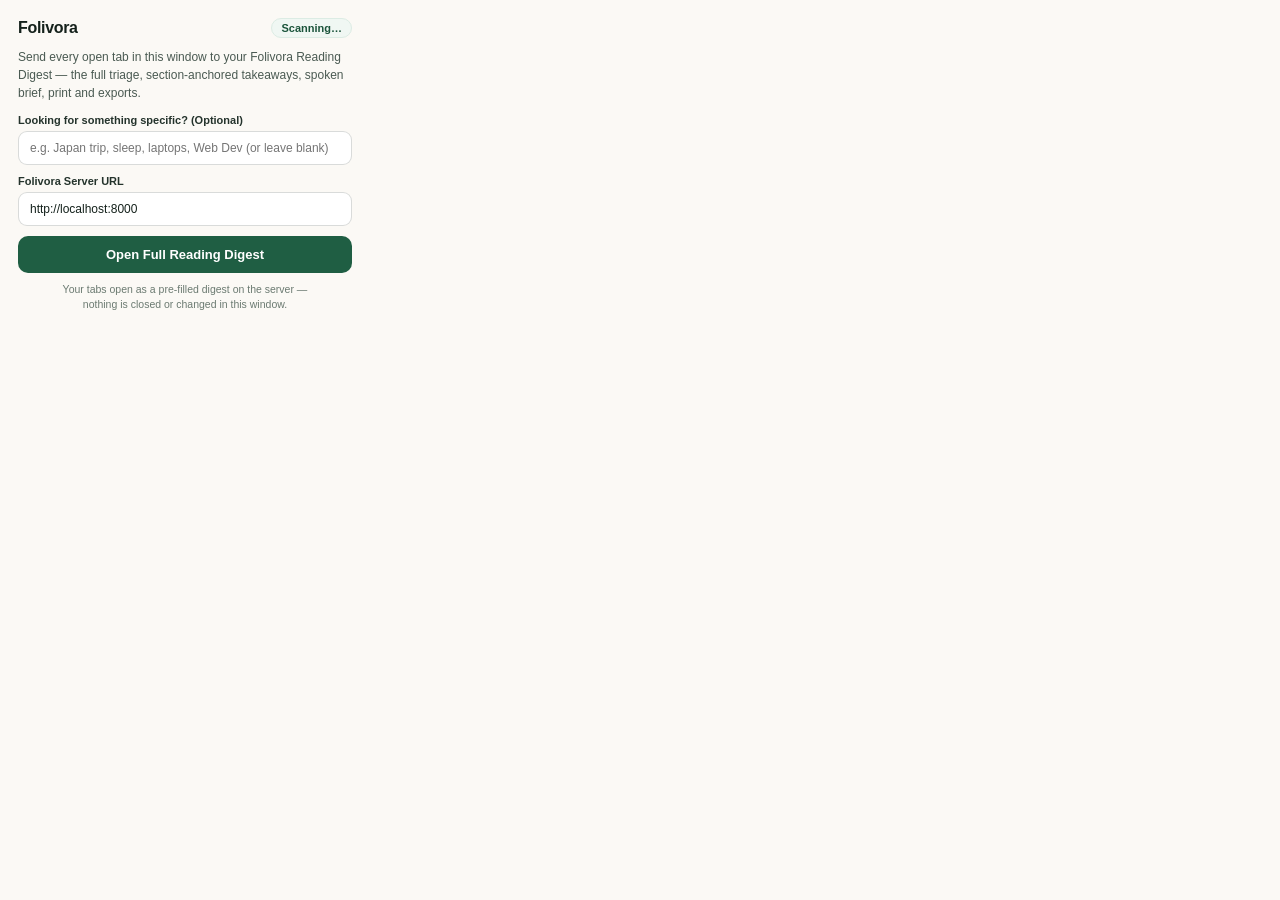
<file: chrome_extension/popup.html>
<!DOCTYPE html>
<html lang="en">
<head>
  <meta charset="UTF-8">
  <title>Folivora</title>
  <style>
    * { box-sizing: border-box; margin: 0; padding: 0; }
    body {
      width: 370px;
      font-family: -apple-system, BlinkMacSystemFont, 'Plus Jakarta Sans', 'Inter', sans-serif;
      background: #FBF9F5;
      color: #14211B;
      padding: 18px;
    }
    .head { display: flex; align-items: center; justify-content: space-between; margin-bottom: 10px; }
    .brand { font-size: 16px; font-weight: 800; color: #14211B; letter-spacing: -0.02em; }
    .badge { font-size: 11px; background: #F0F7F3; color: #1B543B; border: 1px solid #DCECE4; padding: 3px 9px; border-radius: 99px; font-weight: 700; }
    .desc { font-size: 12px; color: #4A5A52; line-height: 1.5; margin-bottom: 12px; }
    .field-label { font-size: 11px; font-weight: 700; color: #24332C; margin-bottom: 5px; display: block; }
    .server-input {
      width: 100%; padding: 9px 11px; border-radius: 9px; border: 1px solid rgba(20, 33, 27, 0.16);
      background: #FFFFFF; color: #14211B; font-size: 12px; margin-bottom: 10px;
    }
    .server-input:focus { outline: 2px solid rgba(31, 94, 67, 0.45); border-color: #1F5E43; }
    .btn {
      width: 100%; padding: 11px 13px; border-radius: 10px; border: none;
      font-weight: 700; font-size: 13px; cursor: pointer;
      display: flex; align-items: center; justify-content: center; gap: 7px;
    }
    .btn-primary { background: #1F5E43; color: #FFFFFF; }
    .btn-primary:hover { background: #1B543B; }
    .hint { font-size: 10.5px; color: #6B7A71; margin-top: 9px; text-align: center; line-height: 1.45; }
  </style>
</head>
<body>
  <div class="head">
    <span class="brand">Folivora</span>
    <span class="badge" id="tab-count-badge">Scanning…</span>
  </div>
  <p class="desc">Send every open tab in this window to your Folivora Reading Digest — the full triage, section-anchored takeaways, spoken brief, print and exports.</p>

  <label class="field-label" for="intent-input">Looking for something specific? (Optional)</label>
  <input id="intent-input" class="server-input" type="text" placeholder="e.g. Japan trip, sleep, laptops, Web Dev (or leave blank)">

  <label class="field-label" for="server-url">Folivora Server URL</label>
  <input id="server-url" class="server-input" type="text" value="http://localhost:8000" title="Folivora Server URL">

  <button id="btn-open-dashboard" class="btn btn-primary">
    Open Full Reading Digest
  </button>

  <p class="hint">Your tabs open as a pre-filled digest on the server —<br>nothing is closed or changed in this window.</p>

  <script src="popup.js"></script>
</body>
</html>
</file>
